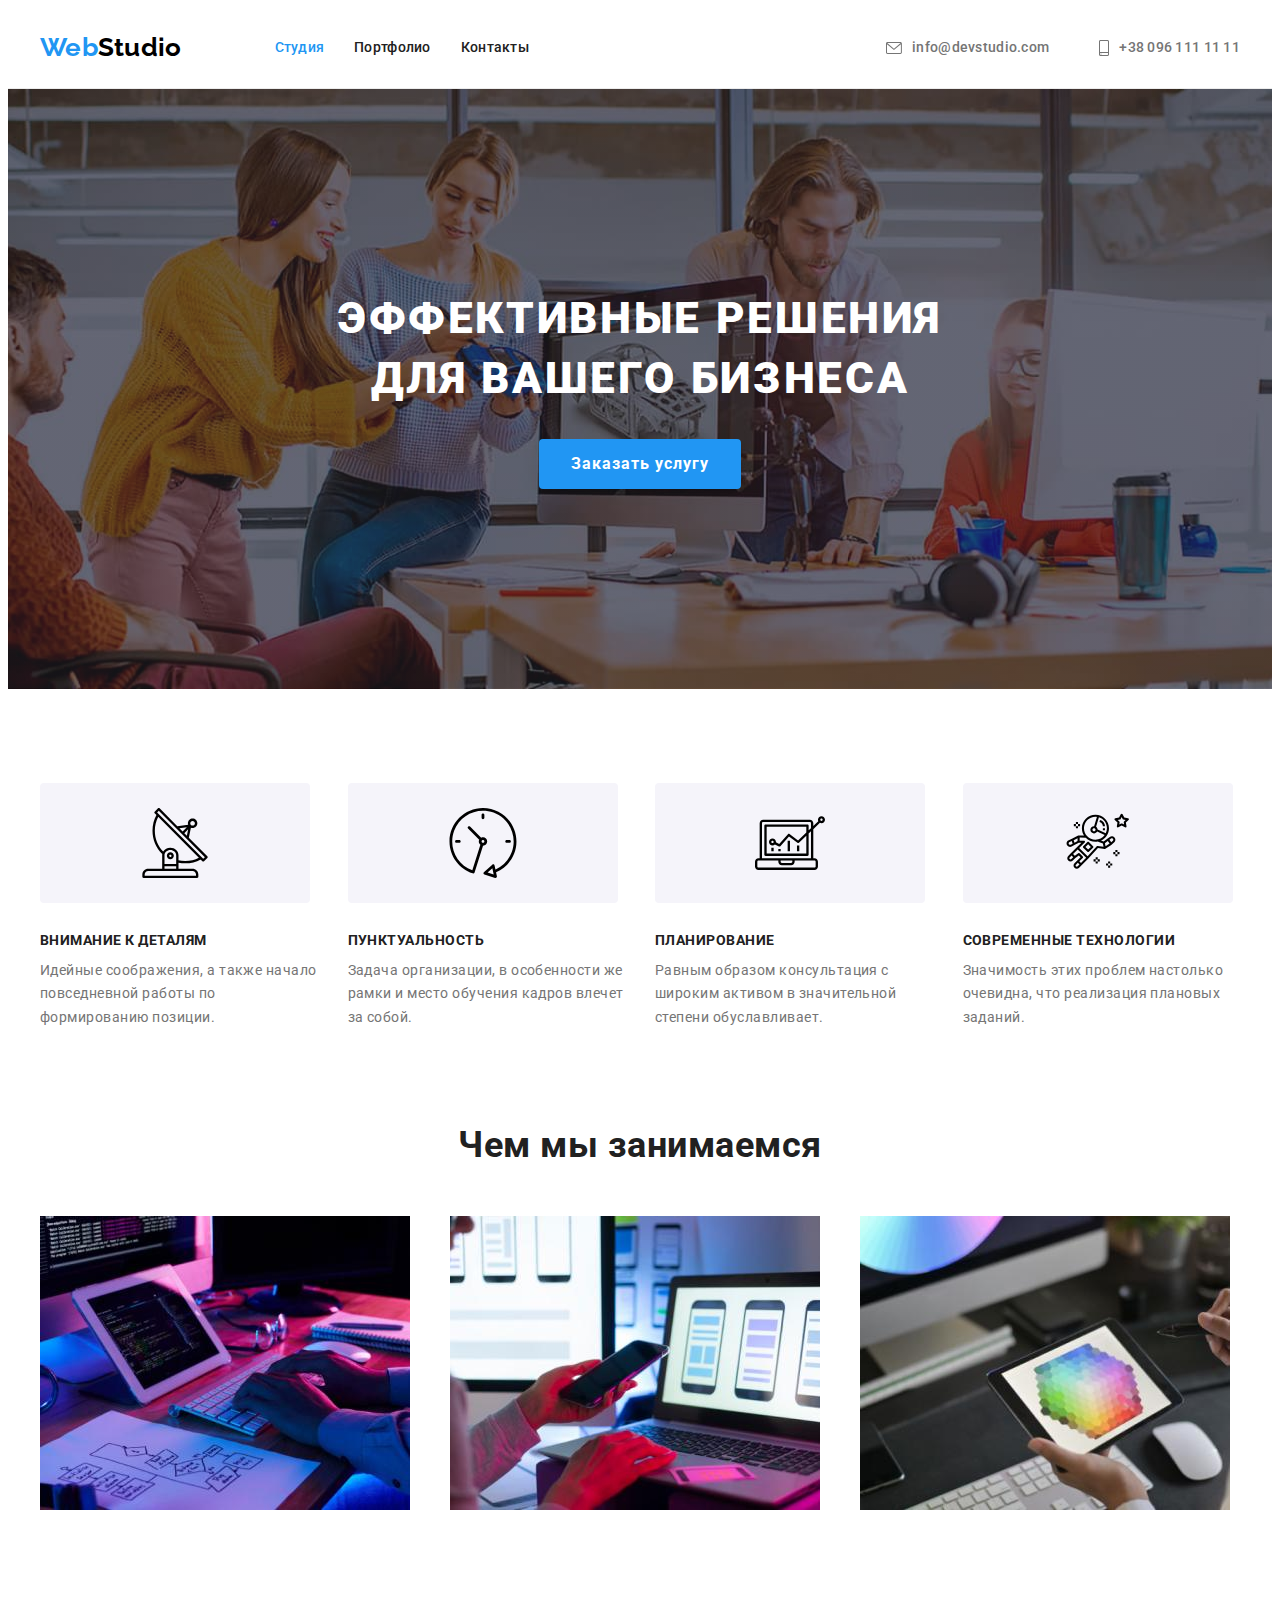
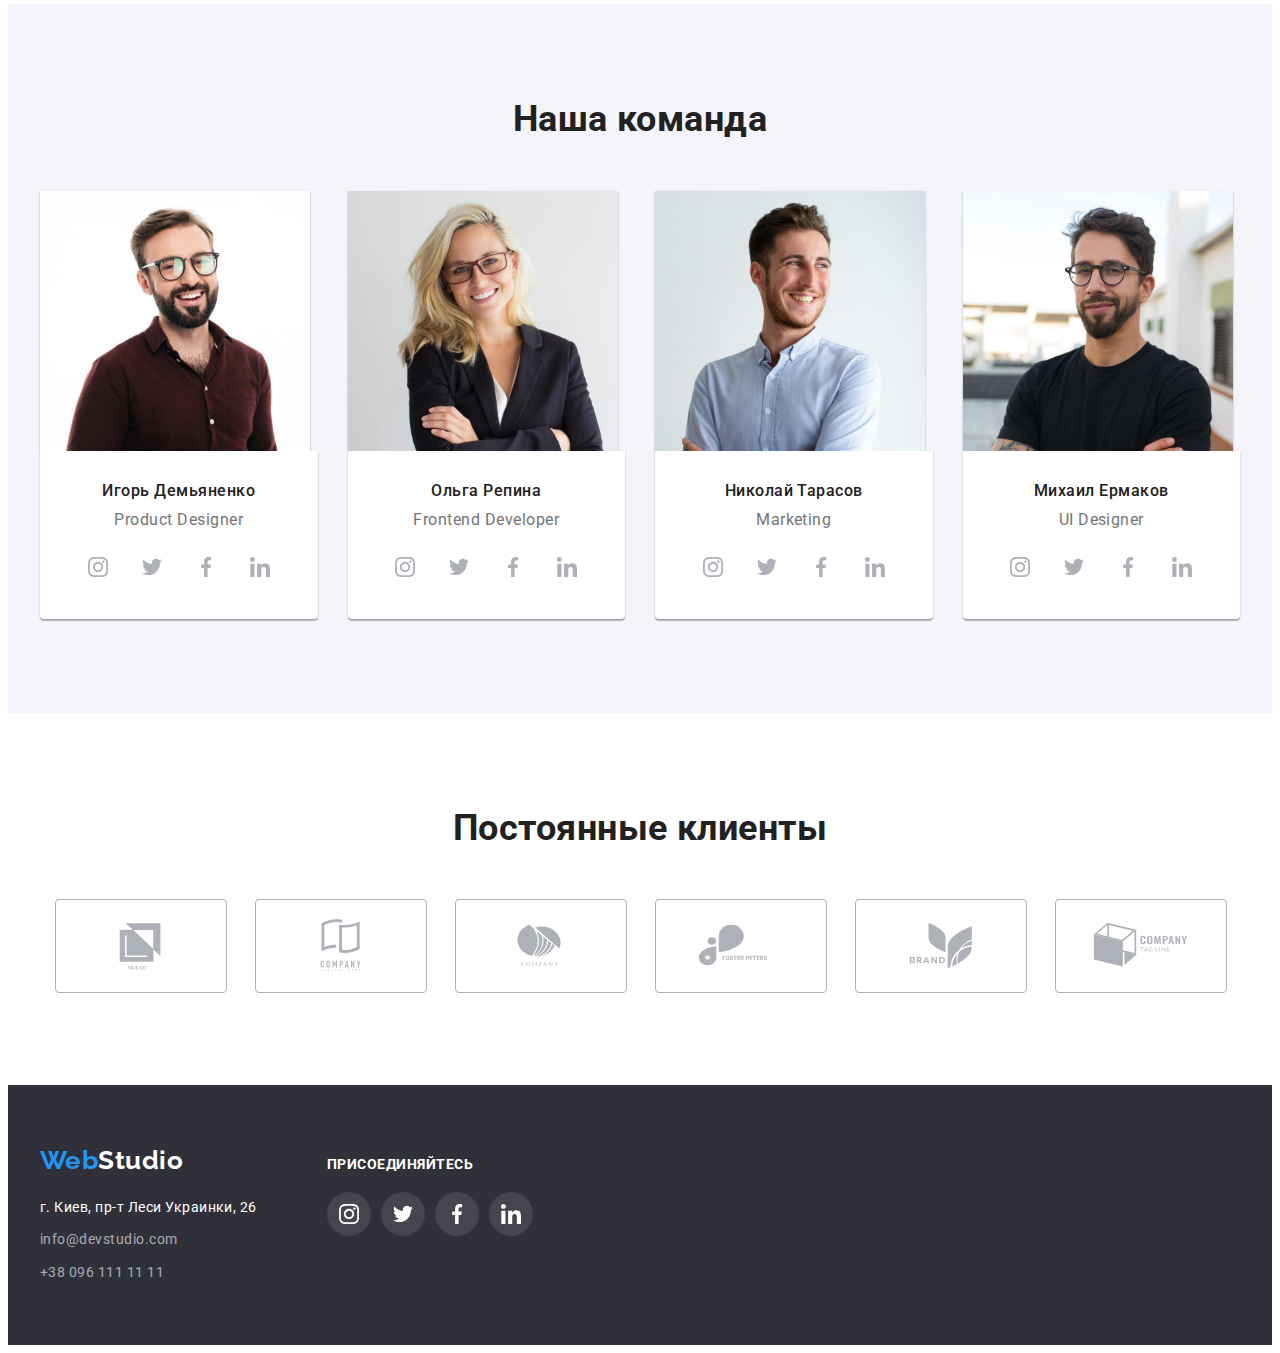
<file: index.html>
<!DOCTYPE html>
<html lang="ru">
<head>
    <meta charset="UTF-8">
    <meta http-equiv="X-UA-Compatible" content="IE=edge">
    <meta name="viewport" content="width=device-width, initial-scale=1.0">
    <title>Студия</title>
    <link rel="preconnect" href="https://fonts.googleapis.com">
    <link rel="preconnect" href="https://fonts.gstatic.com" crossorigin>
    <link href="https://fonts.googleapis.com/css2?family=Raleway:wght@700&family=Roboto:wght@400;500;700;900&display=swap" rel="stylesheet">
    <link rel="stylesheet" href="https://cdnjs.cloudflare.com/ajax/libs/modern-normalize/1.1.0/modern-normalize.min.css" integrity="sha512-wpPYUAdjBVSE4KJnH1VR1HeZfpl1ub8YT/NKx4PuQ5NmX2tKuGu6U/JRp5y+Y8XG2tV+wKQpNHVUX03MfMFn9Q==" crossorigin="anonymous" referrerpolicy="no-referrer" />
    <link rel="stylesheet" href="./css/styles.css">
</head>
<body>
    <!--Шапка сайта-->
    <header class="header">
        <div class="container main-header">
            <a href="./index.html" class="logo link header-logo">Web<span class="header-logo-text">Studio</span></a>
        <nav class="header-navigation">
            <ul class="header-list list">
                <li class="header-item"><a href="./index.html" class="header-link link current">Студия</a></li>
                <li class="header-item"><a href="./portfolio.html" class="header-link link">Портфолио</a></li>
                <li class="header-item"><a href="" class="header-link link">Контакты</a></li>
            </ul>
        </nav>

        <ul class="header-list-contacts list">
            <li class="header-item-contacts">                    
                <a href="mailto:info@devstudio.com" class="header-link-contacts link">
                     <svg class="contact-icon">
                            <use href="./images/symbol-defs.svg#envelope"></use>
                        </svg>
                    info@devstudio.com</a></li>
            <li class="header-item-contact"><a href="tel:+380961111111" class="header-link-contacts link phone-link">
                <svg class="contact-icon phone ">
                    <use href="./images/symbol-defs.svg#smartphone"></use>
                </svg>
                +38 096 111 11 11</a></li>
        </ul>
        </div>
    </header>
    <!--Main -->
    <main>
            <!-- Секция Герой-->
        <section class="hero section">
            <div class="container">
                <h1 class="hero-title">Эффективные решения для вашего бизнеса</h1>
                <button type="button" class="hero-btn">Заказать услугу</button>
            </div>
        </section>            
        
            <!--Секция2-->
        <section class="features section">
            <div class="container">
                <h2 class="visually-hidden">Особенности</h2>
                    <ul class="features-list list">
                        <li class="features-item">
                            <div class="box-icon">
                                <svg class="features-icon">
                                    <use href="./images/symbol-defs.svg#antenna"></use>
                                </svg>
                            </div>
                                <h3 class="features-item-title">Внимание к деталям</h3>
                                <p class="features-item-text">Идейные соображения, а также начало повседневной работы по формированию позиции.</p>
                        </li>

                        <li class="features-item">
                            <div class="box-icon">
                                <svg class="features-icon">
                                    <use href="./images/symbol-defs.svg#clock"></use>
                                </svg>
                            </div>
                                <h3 class="features-item-title">Пунктуальность</h3>
                                <p class="features-item-text">Задача организации, в особенности же рамки и место обучения кадров влечет за собой.</p>
                        </li>

                        <li class="features-item">
                            <div class="box-icon">
                                <svg class="features-icon">
                                    <use href="./images/symbol-defs.svg#diagram"></use>
                                </svg>
                            </div>
                                <h3 class="features-item-title">Планирование</h3>
                                <p class="features-item-text">Равным образом консультация с широким активом в значительной степени обуславливает.</p>
                        </li >

                        <li class="features-item">
                            <div class="box-icon">
                                <svg class="features-icon">
                                    <use href="./images/symbol-defs.svg#astronaut"></use>
                                </svg>
                            </div>
                                <h3 class="features-item-title">Современные технологии</h3>
                                <p class="features-item-text">Значимость этих проблем настолько очевидна, что реализация плановых заданий.</p>
                        </li>
                    </ul>
            </div>
        </section>
            <!--Секция3-->
        <section class="about section">
            <div class="container">
                <h2 class="about-title">Чем мы занимаемся</h2>
                <ul class="about-list list">
                    <li class="about-item"><img src="./images/box1.jpg" alt="Пишет программу" width="370"></li>
                    <li class="about-item"><img src="./images/box2.jpg" alt="Адаптирует под телефон" width="370"></li>
                    <li class="about-item"><img src="./images/box3.jpg" alt="Адаптирует под планшет" width="370"></li>
                </ul>
            </div>
        </section>
            <!--Секция4-->
        <section class="team section">
            <div class="container">
                <h2 class="team-title">Наша команда</h2>
                <ul class="team-list list">
                    <li class="team-item"><img class="team-foto" src="./images/img.jpg" alt="Фото" width="270">
                <div class="text-box">
                    <h3 class="team-item-title">Игорь Демьяненко</h3>
                    <p class="team-item-text">Product Designer</p>
                    <ul class="list socials-list">
                        <li class="socials-item">
                            <a class="socials-link link" href="">
                                <svg class="socials-icon">
                                    <use href="./images/symbol-defs.svg#instagram"></use>
                                </svg>    
                            </a>
                        </li>

                        <li class="socials-item">
                            <a class="socials-link link" href="">
                                <svg class="socials-icon">
                                    <use href="./images/symbol-defs.svg#twitter"></use>
                                </svg>    
                            </a>
                        </li>

                        <li class="socials-item">
                            <a class="socials-link link" href="">
                                <svg class="socials-icon">
                                    <use href="./images/symbol-defs.svg#facebook"></use>
                                </svg>
                            </a>
                        </li>

                        <li class="socials-item">
                            <a class="socials-link link" href="">
                                <svg class="socials-icon">
                                    <use href="./images/symbol-defs.svg#linkedin"></use>
                                </svg>
                            </a>
                        </li>

                    </ul>
                </div>
                    </li>

                    <li class="team-item"><img class="team-foto" src="./images/img(1).jpg" alt="Фото" width="270">
                <div class="text-box">
                    <h3 class="team-item-title">Ольга Репина</h3>
                    <p class="team-item-text">Frontend Developer</p>
                    <ul class="list socials-list">
                        <li class="socials-item">
                            <a class="socials-link link" href="">
                                <svg class="socials-icon">
                                    <use href="./images/symbol-defs.svg#instagram"></use>
                                </svg>    
                            </a>
                        </li>

                        <li class="socials-item">
                            <a class="socials-link link" href="">
                                <svg class="socials-icon">
                                    <use href="./images/symbol-defs.svg#twitter"></use>
                                </svg>    
                            </a>
                        </li>

                        <li class="socials-item">
                            <a class="socials-link link" href="">
                                <svg class="socials-icon">
                                    <use href="./images/symbol-defs.svg#facebook"></use>
                                </svg>
                            </a>
                        </li>

                        <li class="socials-item">
                            <a class="socials-link link" href="">
                                <svg class="socials-icon">
                                    <use href="./images/symbol-defs.svg#linkedin"></use>
                                </svg>
                            </a>
                        </li>
                    </ul>
                </div>
                    </li>

                    <li class="team-item"><img class="team-foto" src="./images/img(2).jpg" alt="Фото" width="270">
                <div class="text-box">
                    <h3 class="team-item-title">Николай Тарасов</h3>
                    <p class="team-item-text">Marketing</p>
                    <ul class="list socials-list">
                        <li class="socials-item">
                            <a class="socials-link link" href="">
                                <svg class="socials-icon">
                                    <use href="./images/symbol-defs.svg#instagram"></use>
                                </svg>    
                            </a>
                        </li>

                        <li class="socials-item">
                            <a class="socials-link link" href="">
                                <svg class="socials-icon">
                                    <use href="./images/symbol-defs.svg#twitter"></use>
                                </svg>    
                            </a>
                        </li>

                        <li class="socials-item">
                            <a class="socials-link link" href="">
                                <svg class="socials-icon">
                                    <use href="./images/symbol-defs.svg#facebook"></use>
                                </svg>
                            </a>
                        </li>

                        <li class="socials-item">
                            <a class="socials-link link" href="">
                                <svg class="socials-icon">
                                    <use href="./images/symbol-defs.svg#linkedin"></use>
                                </svg>
                            </a>
                        </li>
                    </ul>
                </div>
                    </li>

                    <li class="team-item"><img class="team-foto" src="./images/img(3).jpg" alt="Фото" width="270">                        
                <div class="text-box">
                    <h3 class="team-item-title">Михаил Ермаков</h3>
                    <p class="team-item-text">UI Designer</p>
                    <ul class="list socials-list">
                        <li class="socials-item">
                            <a class="socials-link link" href="">
                                <svg class="socials-icon">
                                    <use href="./images/symbol-defs.svg#instagram"></use>
                                </svg>    
                            </a>
                        </li>

                        <li class="socials-item">
                            <a class="socials-link link" href="">
                                <svg class="socials-icon">
                                    <use href="./images/symbol-defs.svg#twitter"></use>
                                </svg>    
                            </a>
                        </li>

                        <li class="socials-item">
                            <a class="socials-link link" href="">
                                <svg class="socials-icon">
                                    <use href="./images/symbol-defs.svg#facebook"></use>
                                </svg>
                            </a>
                        </li>

                        <li class="socials-item">
                            <a class="socials-link link" href="">
                                <svg class="socials-icon">
                                    <use href="./images/symbol-defs.svg#linkedin"></use>
                                </svg>
                            </a>
                        </li>
                    </ul>
                </div>
                    </li>
                </ul>
            </div>
        </section>
            <!--Секция5-->
        <section class="clients section">
            <h2 class="clients-title">Постоянные клиенты</h2>
            <ul class="clients-list list">
                <li class="clients-item">
                    <a href="" class="clients-link link">
                        <svg class="clients-icon">
                            <use href="./images/symbol-defs.svg#logo1"></use>
                        </svg>
                    </a>
                </li>

                <li class="clients-item">
                    <a href="" class="clients-link link">
                        <svg class="clients-icon">
                            <use href="./images/symbol-defs.svg#logo2"></use>
                        </svg>
                    </a>
                </li>

                <li class="clients-item">
                    <a href="" class="clients-link link">
                        <svg class="clients-icon">
                            <use href="./images/symbol-defs.svg#logo3"></use>
                        </svg>
                    </a>
                </li>

                <li class="clients-item">
                    <a href="" class="clients-link link">
                        <svg class="clients-icon">
                            <use href="./images/symbol-defs.svg#logo4"></use>
                        </svg>
                    </a>
                </li>

                <li class="clients-item">
                    <a href="" class="clients-link link">
                        <svg class="clients-icon">
                            <use href="./images/symbol-defs.svg#logo5"></use>
                        </svg>
                    </a>
                </li>

                <li class="clients-item">                        
                    <a href="" class="clients-link link">
                        <svg class="clients-icon">
                            <use href="./images/symbol-defs.svg#logo6"></use>
                        </svg>
                    </a>
                </li>
            </ul>
        </section>
    </main>
    <!--Подвал сайта-->
    <footer class="footer">
        <div class="container footer-box">
            <div class="footer-left">
            <a href="./index.html" class="logo link">Web<span class="footer-logo-text">Studio</span></a>
        <address class="footer-address">
            <ul class="footer-list-contacts list">
                <li class="footer-item"><a href="" class="footer-link-address link">г. Киев, пр-т Леси Украинки, 26</a></li>
                <li class="footer-item"><a href="mailto:info@devstudio.com" class="footer-link-contacts link">info@devstudio.com</a></li>
                <li class="footer-item"><a href="tel:+380961111111" class="footer-link-contacts link">+38 096 111 11 11</a></li>
            </ul>
        </address>
            </div>
            <div class="footer-right">
            <p class="socials-text">присоединяйтесь</p>
            <ul class="list footer-socials-list">
                <li class="footer-socials-item">
                    <a class="footer-socials-link link" href="">
                        <svg class="footer-socials-icon">
                            <use href="./images/symbol-defs.svg#instagram"></use>
                        </svg>    
                    </a>
                </li>

                <li class="footer-socials-item">
                    <a class="footer-socials-link link" href="">
                        <svg class="footer-socials-icon">
                            <use href="./images/symbol-defs.svg#twitter"></use>
                        </svg>    
                    </a>
                </li>

                <li class="footer-socials-item">
                    <a class="footer-socials-link link" href="">
                        <svg class="footer-socials-icon">
                            <use href="./images/symbol-defs.svg#facebook"></use>
                        </svg>
                    </a>
                </li>

                <li class="footer-socials-item">
                    <a class="footer-socials-link link" href="">
                        <svg class="footer-socials-icon">
                            <use href="./images/symbol-defs.svg#linkedin"></use>
                        </svg>
                    </a>
                </li>
            </ul>
            </div>
        </div>
    </footer>
       
</body>
</html>
</file>
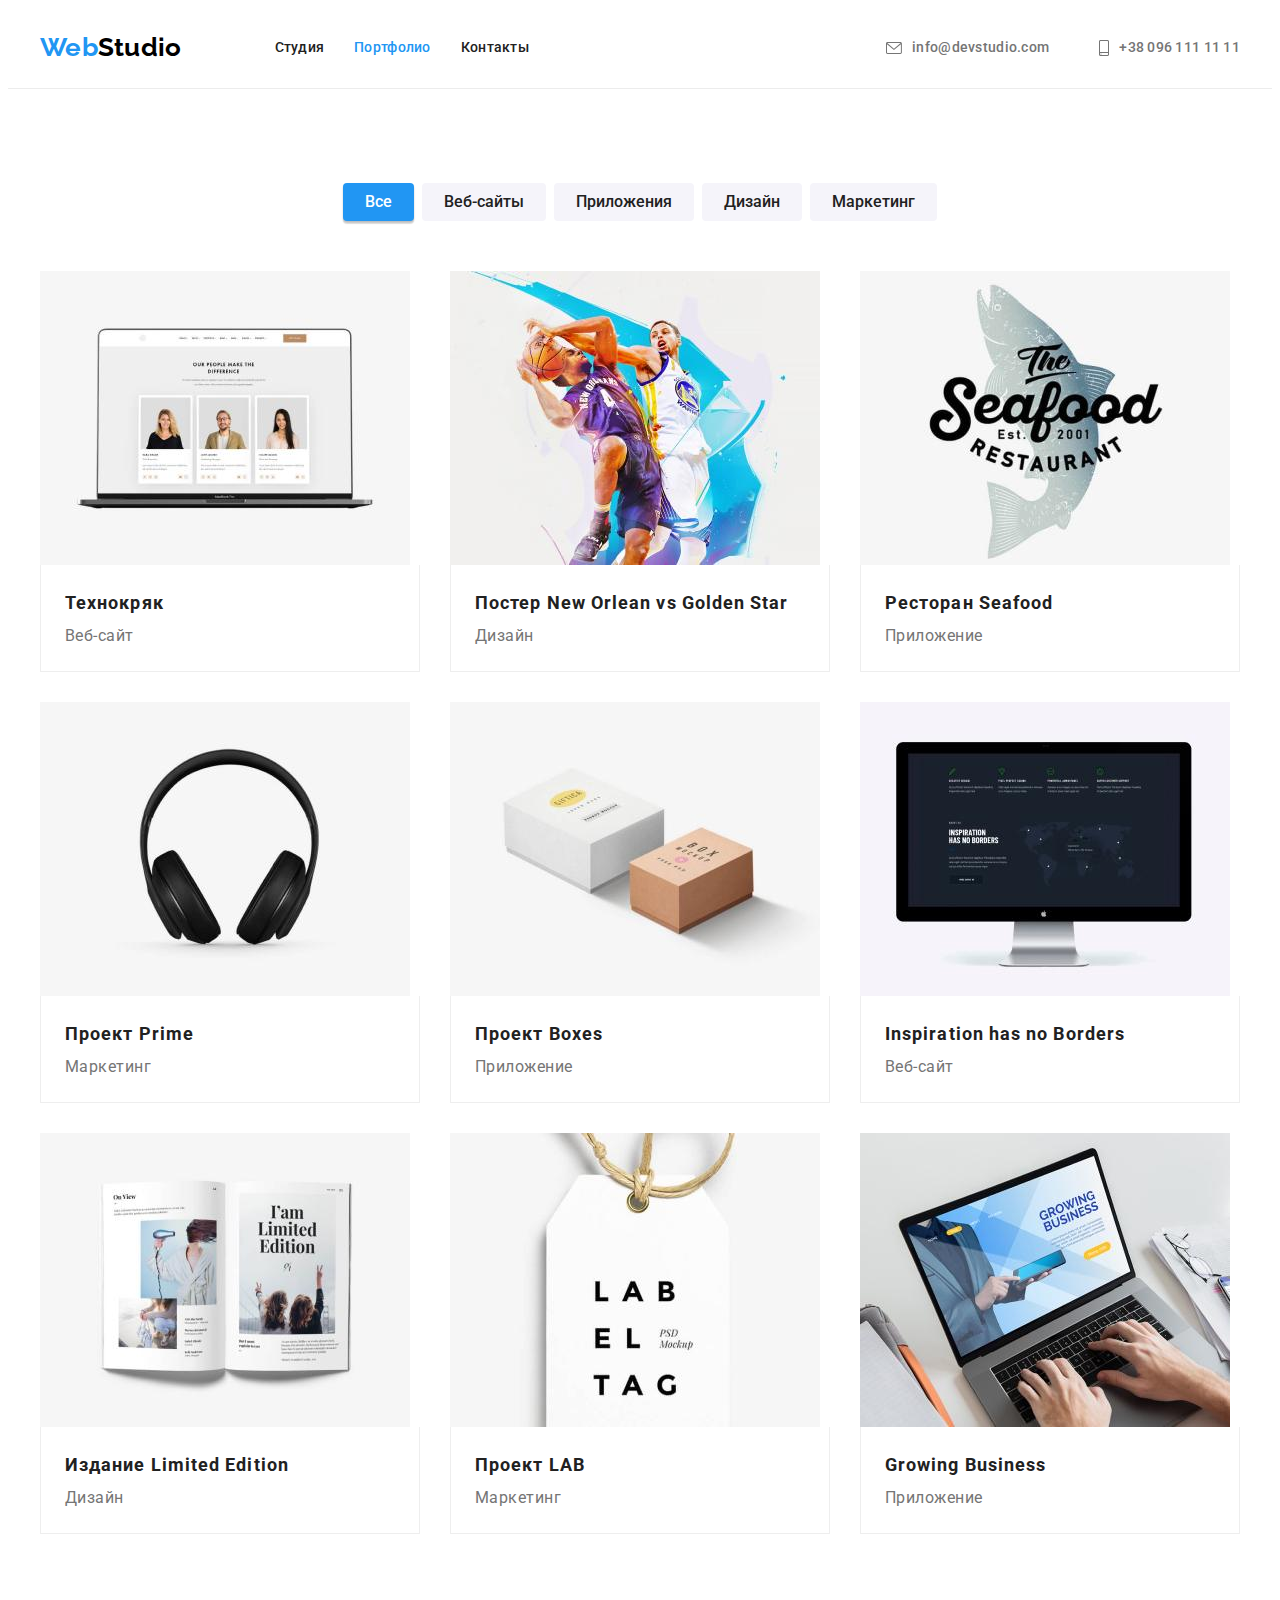
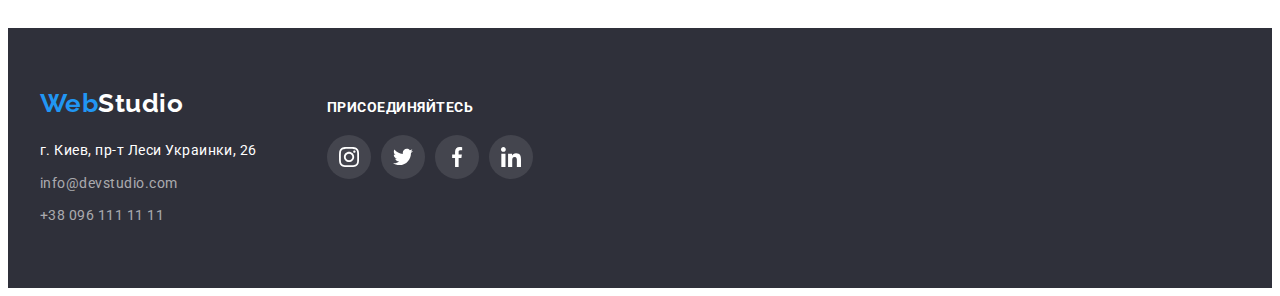
<file: portfolio.html>
<!DOCTYPE html>
<html lang="ru">
<head>
    <meta charset="UTF-8">
    <meta http-equiv="X-UA-Compatible" content="IE=edge">
    <meta name="viewport" content="width=device-width, initial-scale=1.0">
    <title>Портфолио</title>
    <link rel="preconnect" href="https://fonts.googleapis.com">
    <link rel="preconnect" href="https://fonts.gstatic.com" crossorigin>
    <link href="https://fonts.googleapis.com/css2?family=Raleway:wght@700&family=Roboto:wght@400;500;700;900&display=swap" rel="stylesheet">
    <link rel="stylesheet" href="https://cdnjs.cloudflare.com/ajax/libs/modern-normalize/1.1.0/modern-normalize.min.css" integrity="sha512-wpPYUAdjBVSE4KJnH1VR1HeZfpl1ub8YT/NKx4PuQ5NmX2tKuGu6U/JRp5y+Y8XG2tV+wKQpNHVUX03MfMFn9Q==" crossorigin="anonymous" referrerpolicy="no-referrer" />
    <link rel="stylesheet" href="./css/styles.css">
</head>
<body>
    <!--Шапка сайта--> 
   <header class="header">
        <div class="container main-header">
            <a href="./index.html" class="logo link header-logo">Web<span class="header-logo-text">Studio</span></a>
        <nav class="header-navigation">
            <ul class="header-list list">
                <li class="header-item"><a href="./index.html" class="header-link link">Студия</a></li>
                <li class="header-item"><a href="./portfolio.html" class="header-link link current">Портфолио</a></li>
                <li class="header-item"><a href="" class="header-link link">Контакты</a></li>
            </ul>
        </nav>

        <ul class="header-list-contacts list">
            <li class="header-item-contacts">                    
                <a href="mailto:info@devstudio.com" class="header-link-contacts link">
                     <svg class="contact-icon">
                            <use href="./images/symbol-defs.svg#envelope"></use>
                        </svg>
                    info@devstudio.com</a></li>
            <li class="header-item-contact"><a href="tel:+380961111111" class="header-link-contacts link phone-link">
                <svg class="contact-icon phone ">
                    <use href="./images/symbol-defs.svg#smartphone"></use>
                </svg>
                +38 096 111 11 11</a></li>
        </ul>
        </div>
    </header>
    <!-- Main -->
    <main>
        <section class="filter section">
            <div class="container">
            <h1 class="visually-hidden">Портфолио</h1>
            <ul class="buttons-list list">
                <li class="filter-item"><button type="button" class="filter-btn first-btn">Все</button></li>
                <li class="filter-item"><button type="button" class="filter-btn">Веб-сайты</button></li>
                <li class="filter-item"><button type="button" class="filter-btn">Приложения</button></li>
                <li class="filter-item"><button type="button" class="filter-btn">Дизайн</button></li>
                <li class="filter-item"><button type="button" class="filter-btn">Маркетинг</button></li>
            </ul>
            <ul class="filter-list list">
                <li class="filter-list-item">
                    <a href="" class="card-link link">
                        <img src="./images/project1.jpg" alt="Ноутбук" width="370" height="294">
                        <div class="card-text">
                            <h2 class="filter-list-title">Технокряк</h2>
                            <p class="filter-list-text">Веб-сайт</p>  
                        </div>
                    </a>
                </li>
                <li class="filter-list-item">
                    <a href="" class="card-link link">
                        <img src="./images/project2.jpg" alt="Два баскетболиста" width="370" height="294">
                        <div class="card-text">
                            <h2 class="filter-list-title">Постер New Orlean vs Golden Star</h2>
                            <p class="filter-list-text">Дизайн</p> 
                        </div> 
                    </a>
                </li>
                <li class="filter-list-item">
                    <a href="" class="card-link link">
                        <img src="./images/project3.jpg" alt="Логотип ресторана" width="370" height="294">
                        <div class="card-text">
                            <h2 class="filter-list-title">Ресторан Seafood</h2>
                            <p class="filter-list-text">Приложение</p>
                        </div>
                   </a>  
                </li>
                <li class="filter-list-item">
                    <a href="" class="card-link link">
                        <img src="./images/project4.jpg" alt="Наушники" width="370" height="294">
                        <div class="card-text">
                            <h2 class="filter-list-title">Проект Prime</h2>
                            <p class="filter-list-text">Маркетинг</p>
                        </div>
                   </a>  
                </li>
                <li class="filter-list-item">
                    <a href="" class="card-link link">
                        <img src="./images/project5.jpg" alt="Две коробки" width="370" height="294">
                        <div class="card-text">
                            <h2 class="filter-list-title">Проект Boxes</h2>
                            <p class="filter-list-text">Приложение</p>
                        </div>
                   </a>  
                </li>
                <li class="filter-list-item">
                    <a href="" class="card-link link">
                        <img src="./images/project6.jpg" alt="Монитор" width="370" height="294">
                        <div class="card-text">
                            <h2 class="filter-list-title">Inspiration has no Borders</h2>
                            <p class="filter-list-text">Веб-сайт</p>
                        </div>
                   </a>  
                </li>
                <li class="filter-list-item">
                    <a href="" class="card-link link">
                        <img src="./images/project7.jpg" alt="Журнал" width="370" height="294">
                        <div class="card-text">
                            <h2 class="filter-list-title">Издание Limited Edition</h2>
                            <p class="filter-list-text">Дизайн</p>
                        </div>
                   </a>  
                </li>
                <li class="filter-list-item">
                    <a href="" class="card-link link">
                        <img src="./images/project8.jpg" alt="Бирка" width="370" height="294">
                        <div class="card-text">
                            <h2 class="filter-list-title">Проект LAB</h2>
                            <p class="filter-list-text">Маркетинг</p>
                        </div>
                   </a>  
                </li>
                <li class="filter-list-item">
                    <a href="" class="card-link link">
                        <img src="./images/project9.jpg" alt="Работает на ноутбуке" width="370" height="294">
                        <div class="card-text">
                            <h2 class="filter-list-title">Growing Business</h2>
                            <p class="filter-list-text">Приложение</p>
                        </div>
                   </a>  
                </li>
            </ul>
            </div>
        </section>
    </main>
    <!--Подвал сайта-->
    <footer class="footer">
        <div class="container footer-box">
            <div class="footer-left">
            <a href="./index.html" class="logo link">Web<span class="footer-logo-text">Studio</span></a>
        <address class="footer-address">
            <ul class="footer-list-contacts list">
                <li class="footer-item"><a href="" class="footer-link-address link">г. Киев, пр-т Леси Украинки, 26</a></li>
                <li class="footer-item"><a href="mailto:info@devstudio.com" class="footer-link-contacts link">info@devstudio.com</a></li>
                <li class="footer-item"><a href="tel:+380961111111" class="footer-link-contacts link">+38 096 111 11 11</a></li>
            </ul>
        </address>
            </div>
            <div class="footer-right">
            <p class="socials-text">присоединяйтесь</p>
            <ul class="list footer-socials-list">
                <li class="footer-socials-item">
                    <a class="footer-socials-link link" href="">
                        <svg class="footer-socials-icon">
                            <use href="./images/symbol-defs.svg#instagram"></use>
                        </svg>    
                    </a>
                </li>

                <li class="footer-socials-item">
                    <a class="footer-socials-link link" href="">
                        <svg class="footer-socials-icon">
                            <use href="./images/symbol-defs.svg#twitter"></use>
                        </svg>    
                    </a>
                </li>

                <li class="footer-socials-item">
                    <a class="footer-socials-link link" href="">
                        <svg class="footer-socials-icon">
                            <use href="./images/symbol-defs.svg#facebook"></use>
                        </svg>
                    </a>
                </li>

                <li class="footer-socials-item">
                    <a class="footer-socials-link link" href="">
                        <svg class="footer-socials-icon">
                            <use href="./images/symbol-defs.svg#linkedin"></use>
                        </svg>
                    </a>
                </li>
            </ul>
            </div>
        </div>
    </footer>

</body>
</html>
</file>
<file: css/styles.css>
:root {
    --primary-text-color: #212121;
    --secondary-text-color:  #757575;
    --akcent-color: #2196F3;
    --primary-backgraund-color:#FFFFFF;
    --secondary-backgraund-color:#2F303A;
    --akcent-text-color: #FFFFFF;

}

body {
    font-family: Roboto, sans-serif;
    letter-spacing: 0.03em;
    background-color: var(--primary-backgraund-color);
    color: var(--primary-text-color);
}

.section {
    padding-top: 94px;
    padding-bottom: 94px;
    }

.container {
    width: 1200px;
    margin-left: auto;
    margin-right: auto;
    padding-left: 15px;
    padding-right: 15px;
}

.list {
   margin: 0;
   padding: 0;
    list-style: none;
}


.link {
    text-decoration: none;
}

.main-header {
    display: flex;
    align-items: center;
}

img {
display: block;
max-width: 100%;
height: auto;
}

.team-foto {
    box-shadow: 0px 1px 3px rgba(0, 0, 0, 0.12), 0px 1px 1px rgba(0, 0, 0, 0.14), 0px 2px 1px rgba(0, 0, 0, 0.2);
}

.visually-hidden {
  position: absolute;
  width: 1px;
  height: 1px;
  margin: -1px;
  padding: 0;
  overflow: hidden;
  border: 0;
  clip: rect(0 0 0 0)
}
/* -----------HEADER----------- */

.logo {
font-family: Raleway;
font-weight: 700;
font-size: 26px;
line-height: 1.19;
color:var(--akcent-color)
}

.header-logo {
display: block;
padding-top: 24px;
padding-bottom: 25px;
}

.header-logo-text {
    color: #000000;;
}

.header {
font-weight: 500;
font-size: 14px;
line-height: 1.14;
letter-spacing: 0.02em;
border-bottom: 1px  solid #ECECEC;

}

.header-link {
display: block;
padding-top: 32px;
padding-bottom: 32px;
font-weight: 500;
font-size: 14px;
line-height: 1.14;
letter-spacing: 0.02em;
color: var(--primary-text-color);
}

.header-list {
display: flex;
margin-left: 93px;
    
}

.header-list-contacts {
display: flex;
margin-left: auto;    
}

.header-item:not(:last-child){
margin-right: 30px;
}

.header-item-contacts:not(:last-child) {
margin-right: 50px;
}


.header-navigation .current {
color: var(--akcent-color);
}

.header-link:hover, 
.header-link:focus {
    color: var(--akcent-color);
}

.contact-icon {
fill: currentColor;
margin-right: 10px;
width: 16px;
height: 12px;
}

.phone {
width: 10px;
height: 16px;
}

.header-link-contacts {
display: flex;
align-items: center;
padding-top: 32px;
padding-bottom: 32px;
font-weight: 500;
font-size: 14px;
line-height: 1.14;
letter-spacing: 0.02em;
color:var(--secondary-text-color);
}

.header-link-contacts:hover, 
.header-link-contacts:focus {
    color: var(--akcent-color);
}

/* -----------HERO----------- */

.hero {
    max-width: 1600px;
    margin-left: auto;
    margin-right: auto;
    background-color: var(--secondary-backgraund-color);
    background-image: linear-gradient(
    rgba(47, 48, 58, 0.4),
    rgba(47, 48, 58, 0.4)),
    url(../images/header.jpg);
    background-repeat: no-repeat;
    background-position: center;
    background-size: cover;
    text-align: center;
    padding-top: 200px;
    padding-bottom: 200px;
}

.hero-title {
max-width: 696px;
margin-left: auto;
margin-right: auto;
margin-top: 0;
margin-bottom: 30px;
font-weight: 900;
font-size: 44px;
line-height: 1.36;
text-align: center;
letter-spacing: 0.06em;
text-transform: uppercase;
color: var(--akcent-text-color);
}

.hero-btn {
    display: inline-block;
    padding: 32px 10px;
border: 0;
cursor: pointer;
padding: 10px 32px;
min-width: 200px;
font-family: inherit;    
font-style: inherit;
font-weight: 700;
font-size: 16px;
line-height: 1.87;
text-align: center;
letter-spacing: 0.06em;
color: var(--akcent-text-color);
background-color: var(--akcent-color);
box-shadow: 0px 4px 4px rgba(0, 0, 0, 0.15);
border-radius: 4px;
}

/* -----------FEATURES----------- */
.features-list {
display: flex;
margin-right: -30px;
}

.features-item {
flex-basis: calc(100% / 4 - 30px);
margin-right: 30px;
}

.features-item-title {
margin-top: 0;
margin-bottom: 10px;
font-weight: 700;
font-size: 14px;
line-height: 1.14;
text-transform: uppercase;
}

.features-item-text {
margin-top: 0;
margin-bottom: 0;
font-size: 14px;
line-height: 1.71;
color: var(--secondary-text-color);
}

.box-icon {
     display: flex;
    align-items: center;
    justify-content: center;
    width: 270px;
    height: 120px;
    border-radius: 4px;
    background-color: #F5F4FA;
    margin-bottom: 30px;
    
    
}

.features-icon {
    width: 70px;
    height: 70px;
    
}

/* -----------ABOUT----------- */

.about-title {
    margin-top: 0;
    margin-bottom: 50px;
    font-weight: 700;
font-size: 36px;
line-height: 1.17;
text-align: center;
}

.about-list {
    display: flex;
    margin-right: -30px;
}
.about-item {
   flex-basis: calc(100% / 3 - 30px);
   margin-right: 30px;
}

.about {
    padding-top: 0;
}


/* -----------TEAM----------- */

.team {
    background-color: #F5F4FA;
}

.team-list {
    display: flex;
    margin-right: -30px;
}

.team-item {
flex-basis: calc(100% / 4 - 30px);
margin-right: 30px;


}


.team-title {
    margin-top: 0;
    margin-bottom: 50px;
font-weight: 700;
font-size: 36px;
line-height: 1.17;
text-align: center;
}

.team-item-title {
margin-top: 0;
margin-bottom: 10px;
font-weight: 500;
font-size: 16px;
line-height: 1.19;
text-align: center;
}

.team-item-text {
margin-top: 0;
margin-bottom: 16px;
font-size: 16px;
line-height: 19px;
text-align: center;
color:var(--secondary-text-color);
}

.text-box {
    padding-top: 30px;
    padding-bottom: 30px;
    background-color: var(--akcent-text-color);
    border-top: none;
    box-shadow: 0px 1px 3px rgba(0, 0, 0, 0.12), 0px 1px 1px rgba(0, 0, 0, 0.14), 0px 2px 1px rgba(0, 0, 0, 0.2);
    border-radius: 0px 0px 4px 4px;
    }

.socials-list {
    display: flex;    
    justify-content: center;    
    }

.socials-icon {
    fill: #AFB1B8;
    height: 20px;
    width: 20px;
    }

.socials-item:not(:last-child) {
    margin-right: 10px;
    }

.socials-item {
    width: 44px;
    height: 44px;
}

.socials-link {
    display: flex;
    align-items: center;
    justify-content: center;
    width: 100%;
    height: 100%;
    border-radius: 50%;
    background-color: var(--primary-backgraund-color); 
    }

.socials-link:hover, 
.socials-link:focus {
/* border-radius: 50%; */
background-color: var(--akcent-color);
fill: var(--akcent-text-color);
}

.socials-link:hover .socials-icon, 
.socials-link:focus .socials-icon {
fill: var(--akcent-text-color);
}

/* -----------CLIENTS---------- */

.clients-title {
font-weight: 700;
font-size: 36px;
line-height: calc(42 / 36);
text-align: center;
margin-top: 0;
margin-bottom: 50px;

}

.clients-list {
    display: flex;
    justify-content: center;
}

.clients-item:not(:last-child) {
    margin-right: 30px;
}

.clients-icon {
fill: #AFB1B8;
width: 106px;
height: 60px;
}

.clients-item {
width: 170px;
height: 92px;
}

.clients-link {
width: 100%;
height: 100%;
background-color: var(--primary-backgraund-color);
border: 1px solid #AFB1B8;
border-radius: 4px;
display: flex;
justify-content: center;
align-items: center;
}

.clients-link:focus, 
.clients-link:hover {
border: 1px solid #2196F3;
}

.clients-link:focus .clients-icon, 
.clients-link:hover .clients-icon {
fill: var(--akcent-color);
}




/* -----------FOOTER----------- */

.footer {
background-color: #2F303A;
padding-top: 60px;
padding-bottom: 60px;
}

.footer-box {
display: flex;
align-items: baseline;
}

.footer-left {
margin-right: 70px;
}

.footer-logo-text {
    color: var(--akcent-text-color);;
}

.footer-link-address {
font-weight: 400;
font-size: 14px;
line-height: 1.71;
color: var(--akcent-text-color);
}

address {
margin: 0;
font-style: inherit;
margin-top: 20px;
}

.footer-link-contacts {
font-weight: 400;
font-size: 14px;
line-height: 1.71;
color: rgba(255, 255, 255, 0.6);
}

.footer-link-contacts:hover, 
.footer-link-contacts:focus {
    color: var(--akcent-color);
}

.footer-item:not(:last-child)  {
    margin-bottom: 9px;
}

.socials-text { 
margin-top: 0;
margin-bottom: 20px;
font-weight: 700;
font-size: 14px;
line-height: calc(16 / 14);
text-transform: uppercase;
color:var(--akcent-text-color);
}

.footer-socials-list {
    display: flex;
}

.footer-socials-item:not(:first-child) {
    margin-left: 10px;
}

.footer-socials-item {
    width: 44px;
    height: 44px;
}

.footer-socials-link {
display:flex;
justify-content: center;
align-items: center;
width: 100%;
height: 100%;
border-radius: 50%;
background-color:rgba(255, 255, 255, 0.1);;
}

.footer-socials-icon {
fill: var(--primary-backgraund-color);
height: 20px;
width: 20px;
}

.footer-socials-link:focus, 
.footer-socials-link:hover {
background-color: var(--akcent-color);
}

/* -----------PORTFOLIO FILTER-BUTTONS----------- */

.buttons-list {
    display: flex;
    margin-bottom: 50px;
   justify-content: center;
    }

.filter-item:not(:last-child) {
    margin-right: 8px;
}

.filter-btn:hover,
.filter-btn:focus {
border: 0;
cursor: pointer;
font-family: inherit;
font-style: inherit;
font-weight: 500;
font-size: 16px;
line-height: 1.62;
text-align: center;
color: var(--akcent-text-color);
background-color: var(--akcent-color);
box-shadow: 0px 3px 1px rgba(0, 0, 0, 0.1), 0px 1px 2px rgba(0, 0, 0, 0.08), 0px 2px 2px rgba(0, 0, 0, 0.12);
border-radius: 4px;
}

.filter-btn {
display: inline-block;
padding: 6px 22px;
border: 0;
cursor: pointer;
font-family: inherit;
font-style: inherit;
font-weight: 500;
font-size: 16px;
line-height: 1.62;
text-align: center; 
color: var(--primary-text-color);
background-color: #F5F4FA;
border-radius: 4px;
}

.first-btn {
border: 0;
cursor: pointer;
font-family: inherit;
font-style: inherit;
font-weight: 500;
font-size: 16px;
line-height: 1.62;
text-align: center;
color: var(--akcent-text-color);
background-color: var(--akcent-color);
box-shadow: 0px 3px 1px rgba(0, 0, 0, 0.1), 0px 1px 2px rgba(0, 0, 0, 0.08), 0px 2px 2px rgba(0, 0, 0, 0.12);
border-radius: 4px;
}

.filter-list-title {
margin-top: 0;
margin-bottom: 0;
font-weight:700;
font-size: 18px;
line-height: 2;
letter-spacing: 0.06em;
}

.filter-list-text {
margin-top: 0;
margin-bottom: 0;
font-size: 16px;
line-height: 1.87;
color:var(--secondary-text-color);
}

.filter-list{
display: flex;
flex-wrap: wrap;
margin-right: -30px;
margin-bottom: -30px;
 }

.filter-list-item {
    flex-basis:  calc(100% / 3 - 30px);
    margin-right: 30px;
    margin-bottom: 30px;
}

.card-text {
  border: 1px solid #EEEEEE;
  border-top: none;
 padding: 20px 24px;
 }

.card-link {
    display: block;
    width: 100%;
    height: 100%;
}

.card-link:hover, 
.card-link:focus {
box-shadow: 0px 1px 1px rgba(0, 0, 0, 0.12), 0px 4px 4px rgba(0, 0, 0, 0.06), 1px 4px 6px rgba(0, 0, 0, 0.16);
}

.card-link:visited {
  color: inherit;
}
</file>
